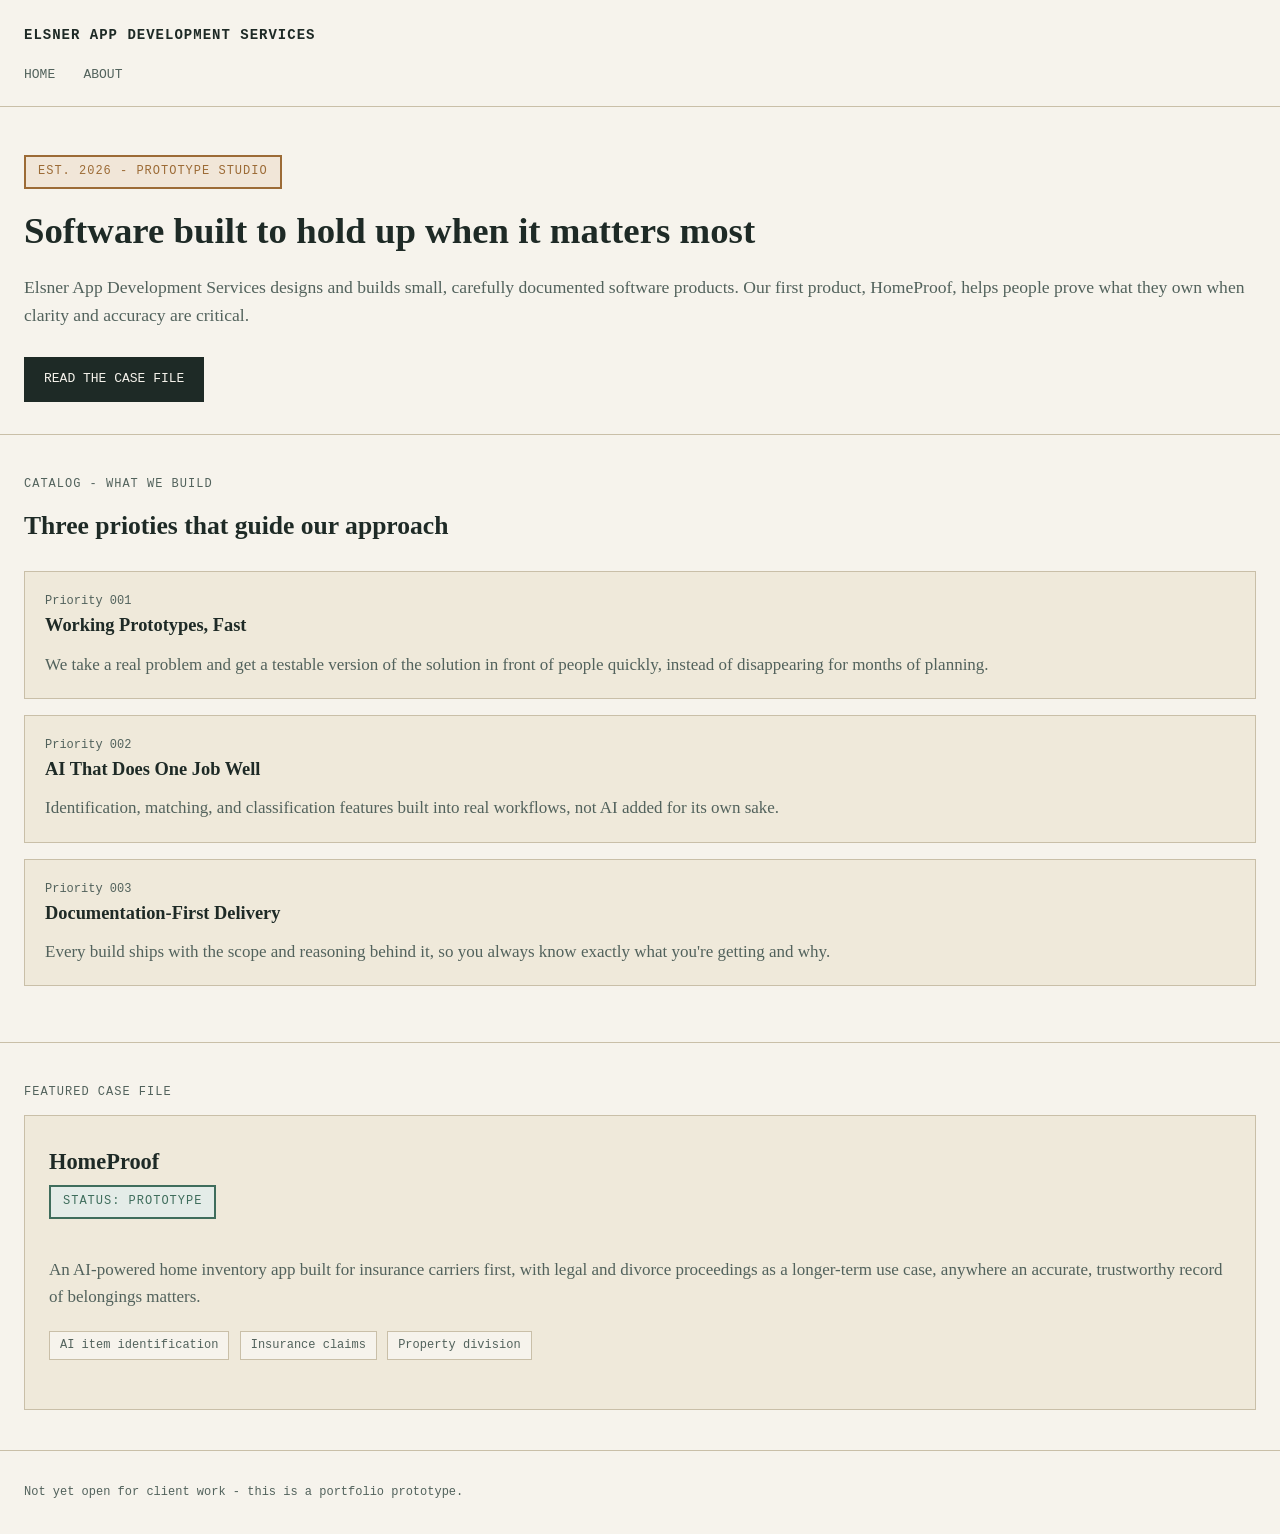
<file: index.html>
<!DOCTYPE html>
<html lang="en">
<head>
  <meta charset="UTF-8" />
  <meta name="viewport" content="width=device-width, initial-scale=1.0" />
  <title>Elsner App Development Services</title>
  <meta name="description" content="Elsner App Development Services builds carefully documented software, starting with HomeProof, an AI-powered home inventory app." />
  <link rel="stylesheet" href="style.css" />
</head>
<body>

  <header>
    <a class="wordmark" href="index.html">Elsner App Development Services</a>
    <nav>
      <a href="index.html">Home</a>
      <a href="about.html">About</a>
    </nav>
  </header>

  <main>
    <div class="hero">
      <span class="stamp">Est. 2026 - Prototype Studio</span>
      <h1>Software built to hold up when it matters most</h1>
      <p>
        Elsner App Development Services designs and builds small, carefully documented
        software products. Our first product, HomeProof, helps people prove what they own
        when clarity and accuracy are critical.
      </p>
      <a class="button" href="about.html">Read the case file</a>
    </div>

    <div class="section">
      <p class="section-label">Catalog - What We Build</p>
      <h2>Three prioties that guide our approach</h2>

      <div class="entry">
        <p class="entry-number">Priority 001</p>
        <h3>Working Prototypes, Fast</h3>
        <p>We take a real problem and get a testable version of the solution in front of
          people quickly, instead of disappearing for months of planning.</p>
      </div>

      <div class="entry">
        <p class="entry-number">Priority 002</p>
        <h3>AI That Does One Job Well</h3>
        <p>Identification, matching, and classification features built into real
          workflows, not AI added for its own sake.</p>
      </div>

      <div class="entry">
        <p class="entry-number">Priority 003</p>
        <h3>Documentation-First Delivery</h3>
        <p>Every build ships with the scope and reasoning behind it, so you always know
          exactly what you're getting and why.</p>
      </div>
    </div>

    <div class="section">
      <p class="section-label">Featured Case File</p>
      <div class="case-panel">
        <h3>HomeProof</h3>
        <span class="stamp stamp-accent">Status: Prototype</span>
        <p>
          An AI-powered home inventory app built for insurance carriers first, with legal
          and divorce proceedings as a longer-term use case, anywhere an accurate,
          trustworthy record of belongings matters.
        </p>
        <p>
          <span class="tag">AI item identification</span>
          <span class="tag">Insurance claims</span>
          <span class="tag">Property division</span>
        </p>
      </div>
    </div>
  </main>

  <footer>
    <p>Not yet open for client work - this is a portfolio prototype.</p>
  </footer>

</body>
</html>
</file>
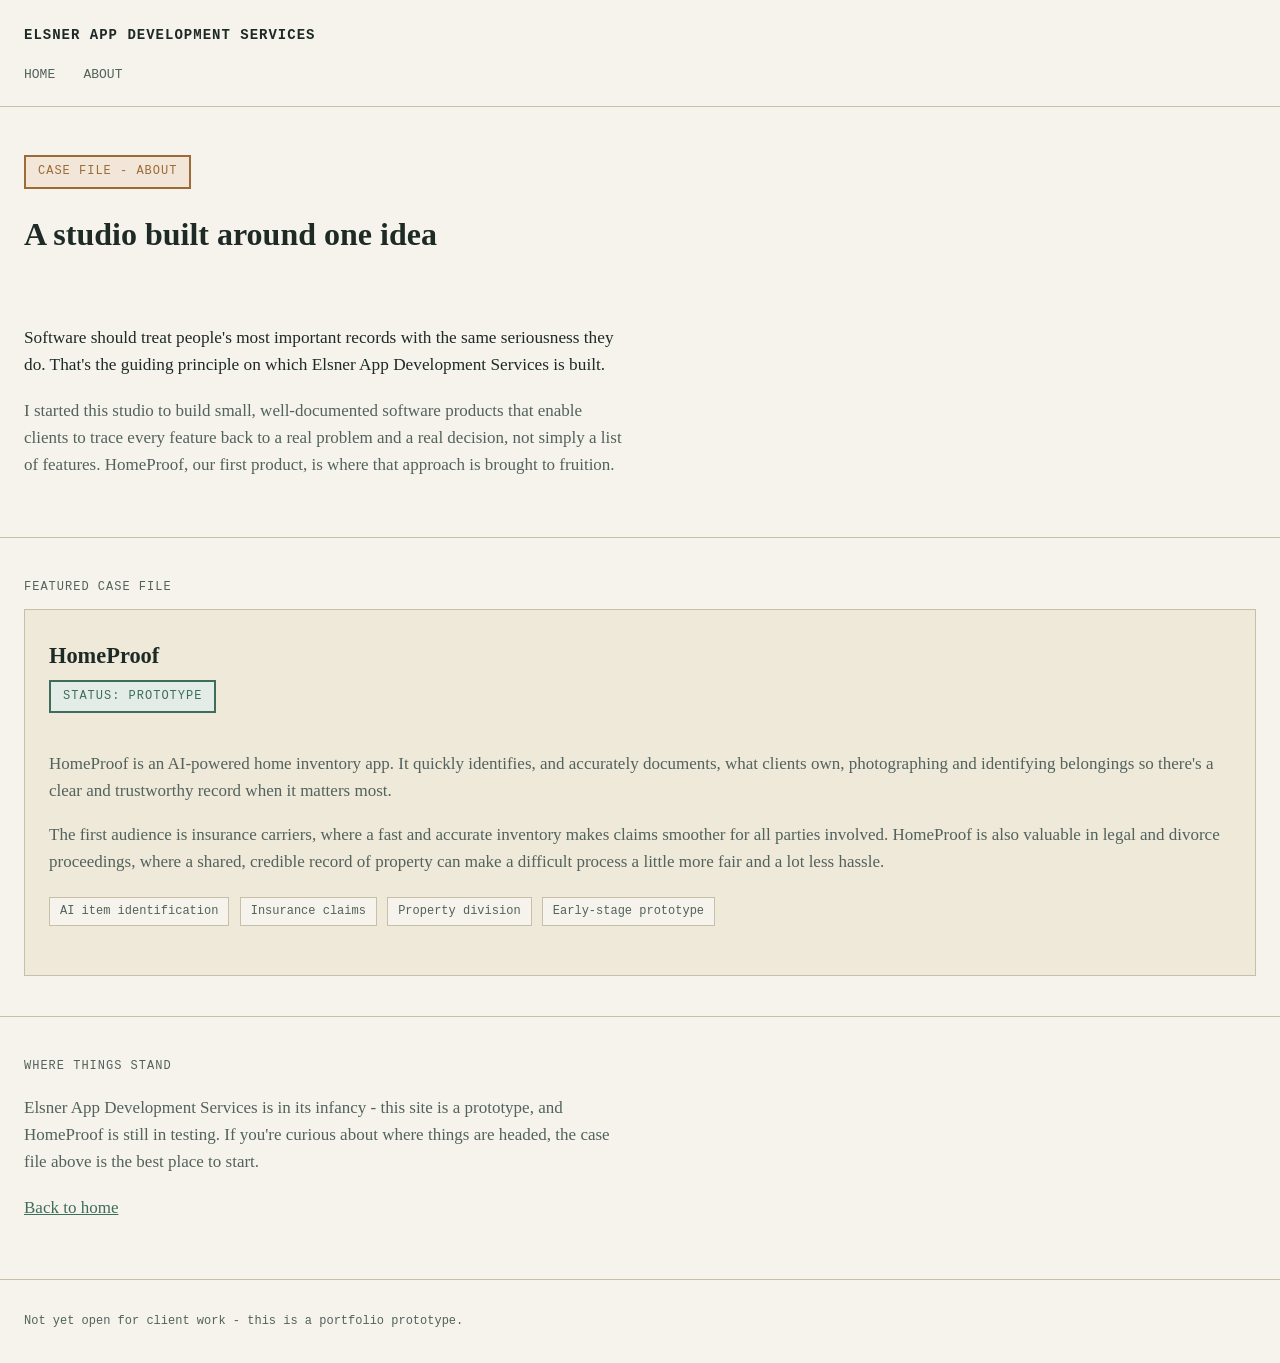
<file: about.html>
<!DOCTYPE html>
<html lang="en">
<head>
  <meta charset="UTF-8" />
  <meta name="viewport" content="width=device-width, initial-scale=1.0" />
  <title>About - Elsner App Development Services</title>
  <meta name="description" content="The story behind Elsner App Development Services and a closer look at HomeProof, its flagship home inventory app." />
  <link rel="stylesheet" href="style.css" />
</head>
<body>

  <header>
    <a class="wordmark" href="index.html">Elsner App Development Services</a>
    <nav>
      <a href="index.html">Home</a>
      <a href="about.html">About</a>
    </nav>
  </header>

  <main>
    <div class="page-header">
      <span class="stamp">Case File - About</span>
      <h1>A studio built around one idea</h1>
    </div>

    <div class="section" style="border-top: none;">
      <div class="prose">
        <p class="lead">
          Software should treat people's most important records with the same seriousness
          they do. That's the guiding principle on which Elsner App Development Services is built.
        </p>
        <p>
          I started this studio to build small, well-documented software products that enable clients to trace every feature back to a real problem and a real
          decision, not simply a list of features. HomeProof, our first product, is where that
          approach is brought to fruition.
        </p>
      </div>
    </div>

    <div class="section">
      <p class="section-label">Featured Case File</p>
      <div class="case-panel">
        <h3>HomeProof</h3>
        <span class="stamp stamp-accent">Status: Prototype</span>
        <p>
          HomeProof is an AI-powered home inventory app. It quickly identifies, and
          accurately documents, what clients own, photographing and identifying belongings so
          there's a clear and trustworthy record when it matters most.
        </p>
        <p>
          The first audience is insurance carriers, where a fast and accurate inventory makes
          claims smoother for all parties involved. HomeProof is also valuable in legal and
          divorce proceedings, where a shared, credible record of property can make a
          difficult process a little more fair and a lot less hassle.
        </p>
        <p>
          <span class="tag">AI item identification</span>
          <span class="tag">Insurance claims</span>
          <span class="tag">Property division</span>
          <span class="tag">Early-stage prototype</span>
        </p>
      </div>
    </div>

    <div class="section">
      <div class="prose">
        <p class="section-label">Where Things Stand</p>
        <p>
          Elsner App Development Services is in its infancy - this site is a prototype, and
          HomeProof is still in testing. If you're curious about where things are headed, the
          case file above is the best place to start.
        </p>
        <p><a href="index.html">Back to home</a></p>
      </div>
    </div>
  </main>

  <footer>
       <p>Not yet open for client work - this is a portfolio prototype.</p>
  </footer>

</body>
</html>
</file>
<file: style.css>
/* =========================================================
   Elsner App Development Services — shared stylesheet
   Basic HTML tags, simple selectors, colors/fonts/spacing only.
   ========================================================= */

body {
  margin: 0;
  background-color: #f6f3ec;
  color: #1e2a26;
  font-family: Georgia, serif;
  font-size: 17px;
  line-height: 1.6;
}

a {
  color: #3f6d5c;
}

img {
  max-width: 100%;
}

/* -------------------- Header / Nav -------------------- */

header {
  border-bottom: 1px solid #c9bfa8;
  background-color: #f6f3ec;
  padding: 20px 24px;
}

header a.wordmark {
  font-family: "Courier New", monospace;
  font-size: 14px;
  letter-spacing: 1px;
  text-transform: uppercase;
  color: #1e2a26;
  text-decoration: none;
  font-weight: bold;
}

nav {
  margin-top: 12px;
}

nav a {
  font-family: "Courier New", monospace;
  font-size: 13px;
  text-transform: uppercase;
  text-decoration: none;
  color: #52625c;
  margin-right: 24px;
}

nav a:hover {
  color: #1e2a26;
}

/* -------------------- Stamp label -------------------- */

.stamp {
  display: inline-block;
  font-family: "Courier New", monospace;
  font-size: 12px;
  letter-spacing: 1px;
  text-transform: uppercase;
  color: #9c6b36;
  border: 2px solid #9c6b36;
  background-color: #f1e6d8;
  padding: 5px 12px;
  margin-bottom: 20px;
}

.stamp-accent {
  color: #3f6d5c;
  border-color: #3f6d5c;
  background-color: #e4ece8;
}

/* -------------------- Page sections -------------------- */

.wrap {
  max-width: 700px;
  margin: 0 auto;
  padding: 0 24px;
}

.hero {
  padding: 48px 24px 32px;
}

.hero h1 {
  font-size: 2.3rem;
  line-height: 1.2;
  margin: 0 0 20px;
}

.hero p {
  font-size: 1.1rem;
  color: #52625c;
  margin: 0 0 28px;
}

.button {
  display: inline-block;
  font-family: "Courier New", monospace;
  font-size: 13px;
  text-transform: uppercase;
  text-decoration: none;
  color: #f6f3ec;
  background-color: #1e2a26;
  padding: 12px 20px;
}

.button:hover {
  background-color: #3f6d5c;
}

.section {
  padding: 40px 24px;
  border-top: 1px solid #c9bfa8;
}

.section-label {
  font-family: "Courier New", monospace;
  font-size: 12px;
  letter-spacing: 1px;
  text-transform: uppercase;
  color: #52625c;
  margin: 0 0 12px;
}

.section h2 {
  font-size: 1.6rem;
  margin: 0 0 24px;
}

/* -------------------- Catalog entries (list, not a grid) -------------------- */

.entry {
  background-color: #efe9da;
  border: 1px solid #c9bfa8;
  padding: 20px;
  margin-bottom: 16px;
}

.entry-number {
  font-family: "Courier New", monospace;
  font-size: 12px;
  color: #3f6d5c;
  margin-bottom: 8px;
}

.entry h3 {
  font-size: 1.15rem;
  margin: 0 0 10px;
}

.entry p {
  color: #52625c;
  margin: 0;
}

/* -------------------- Case file panel -------------------- */

.case-panel {
  background-color: #efe9da;
  border: 1px solid #c9bfa8;
  padding: 28px 24px;
}

.case-panel h3 {
  font-size: 1.4rem;
  margin: 0 0 6px;
}

.case-panel p {
  color: #52625c;
}

.tag {
  display: inline-block;
  font-family: "Courier New", monospace;
  font-size: 12px;
  color: #52625c;
  background-color: #f6f3ec;
  border: 1px solid #c9bfa8;
  padding: 4px 10px;
  margin: 4px 6px 4px 0;
}

/* -------------------- About page -------------------- */

.page-header {
  padding: 48px 24px 8px;
}

.page-header h1 {
  font-size: 2rem;
  margin: 0 0 16px;
}

.prose p {
  max-width: 600px;
  color: #52625c;
  margin: 0 0 18px;
}

.prose p.lead {
  color: #1e2a26;
  font-size: 1.08rem;
}

/* -------------------- Footer -------------------- */

footer {
  border-top: 1px solid #c9bfa8;
  padding: 28px 24px;
}

footer p {
  font-family: "Courier New", monospace;
  font-size: 12px;
  color: #52625c;
  margin: 4px 0;
}
</file>
